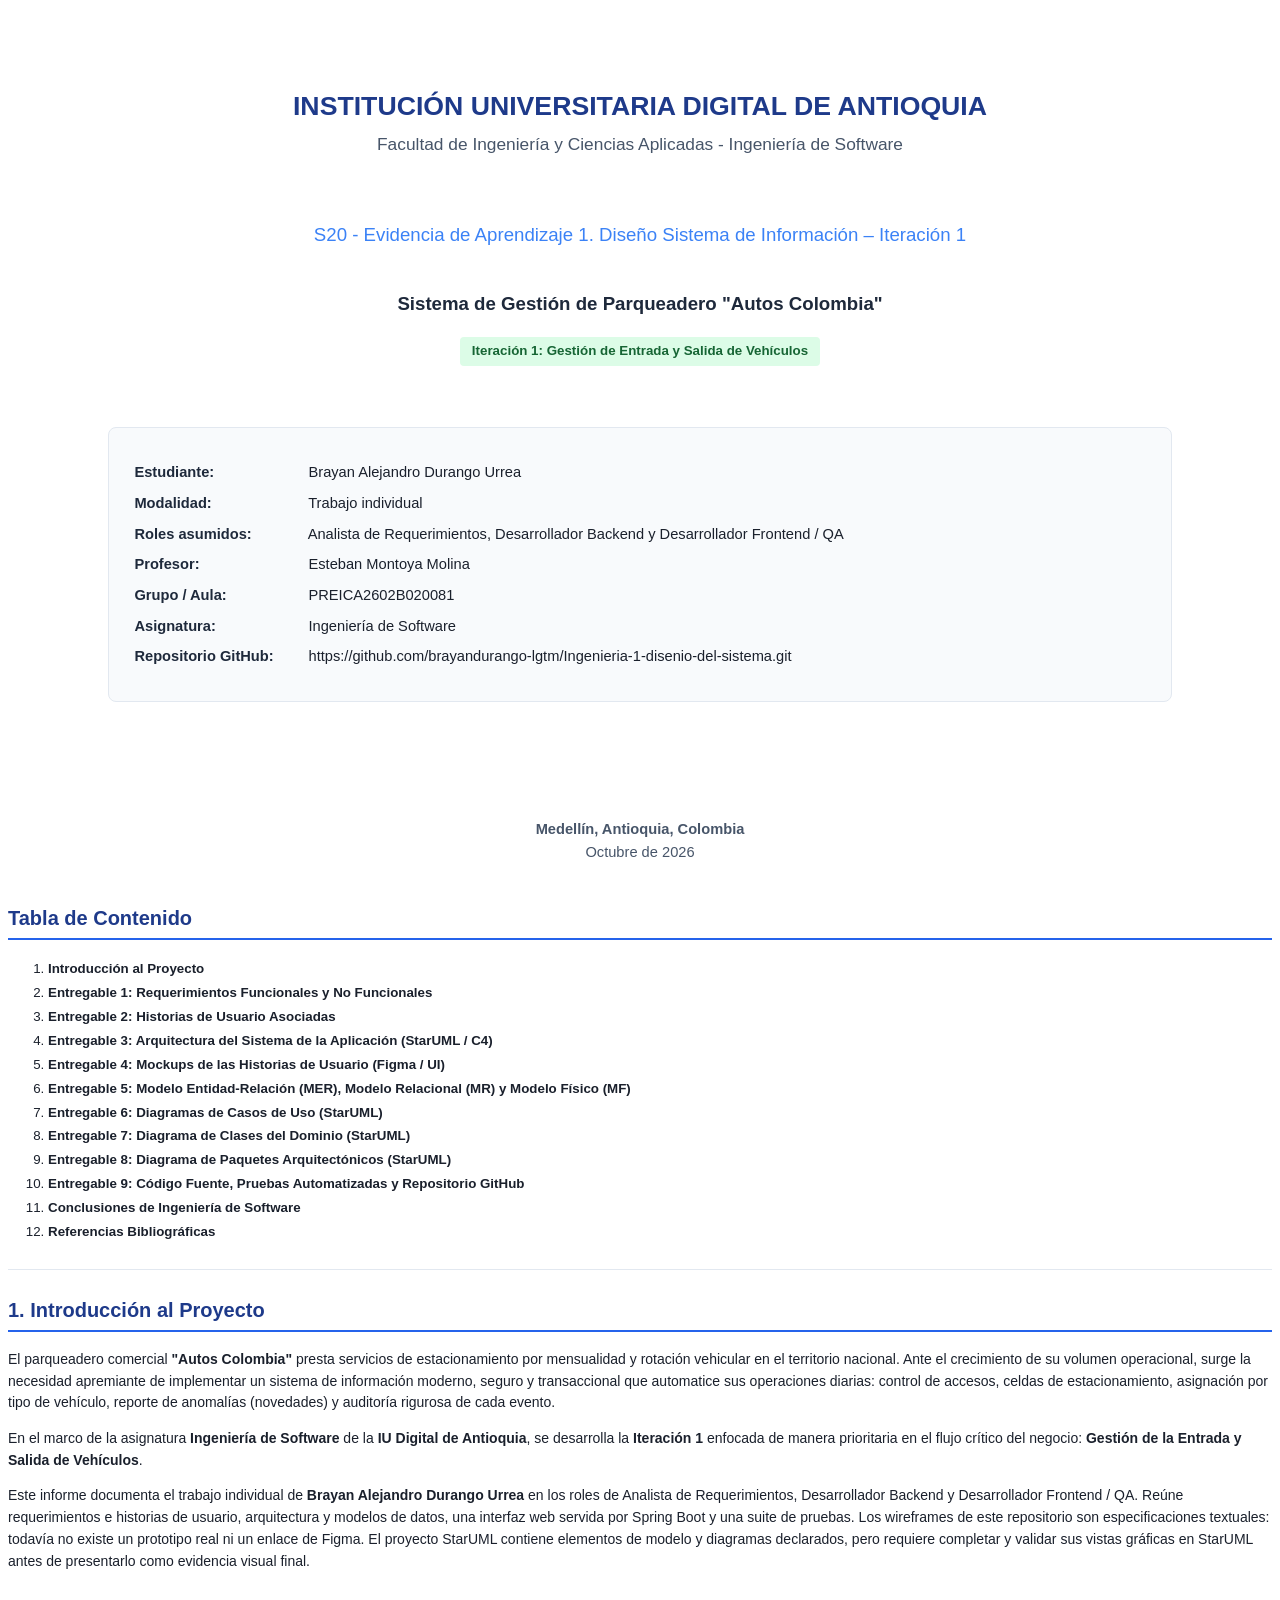
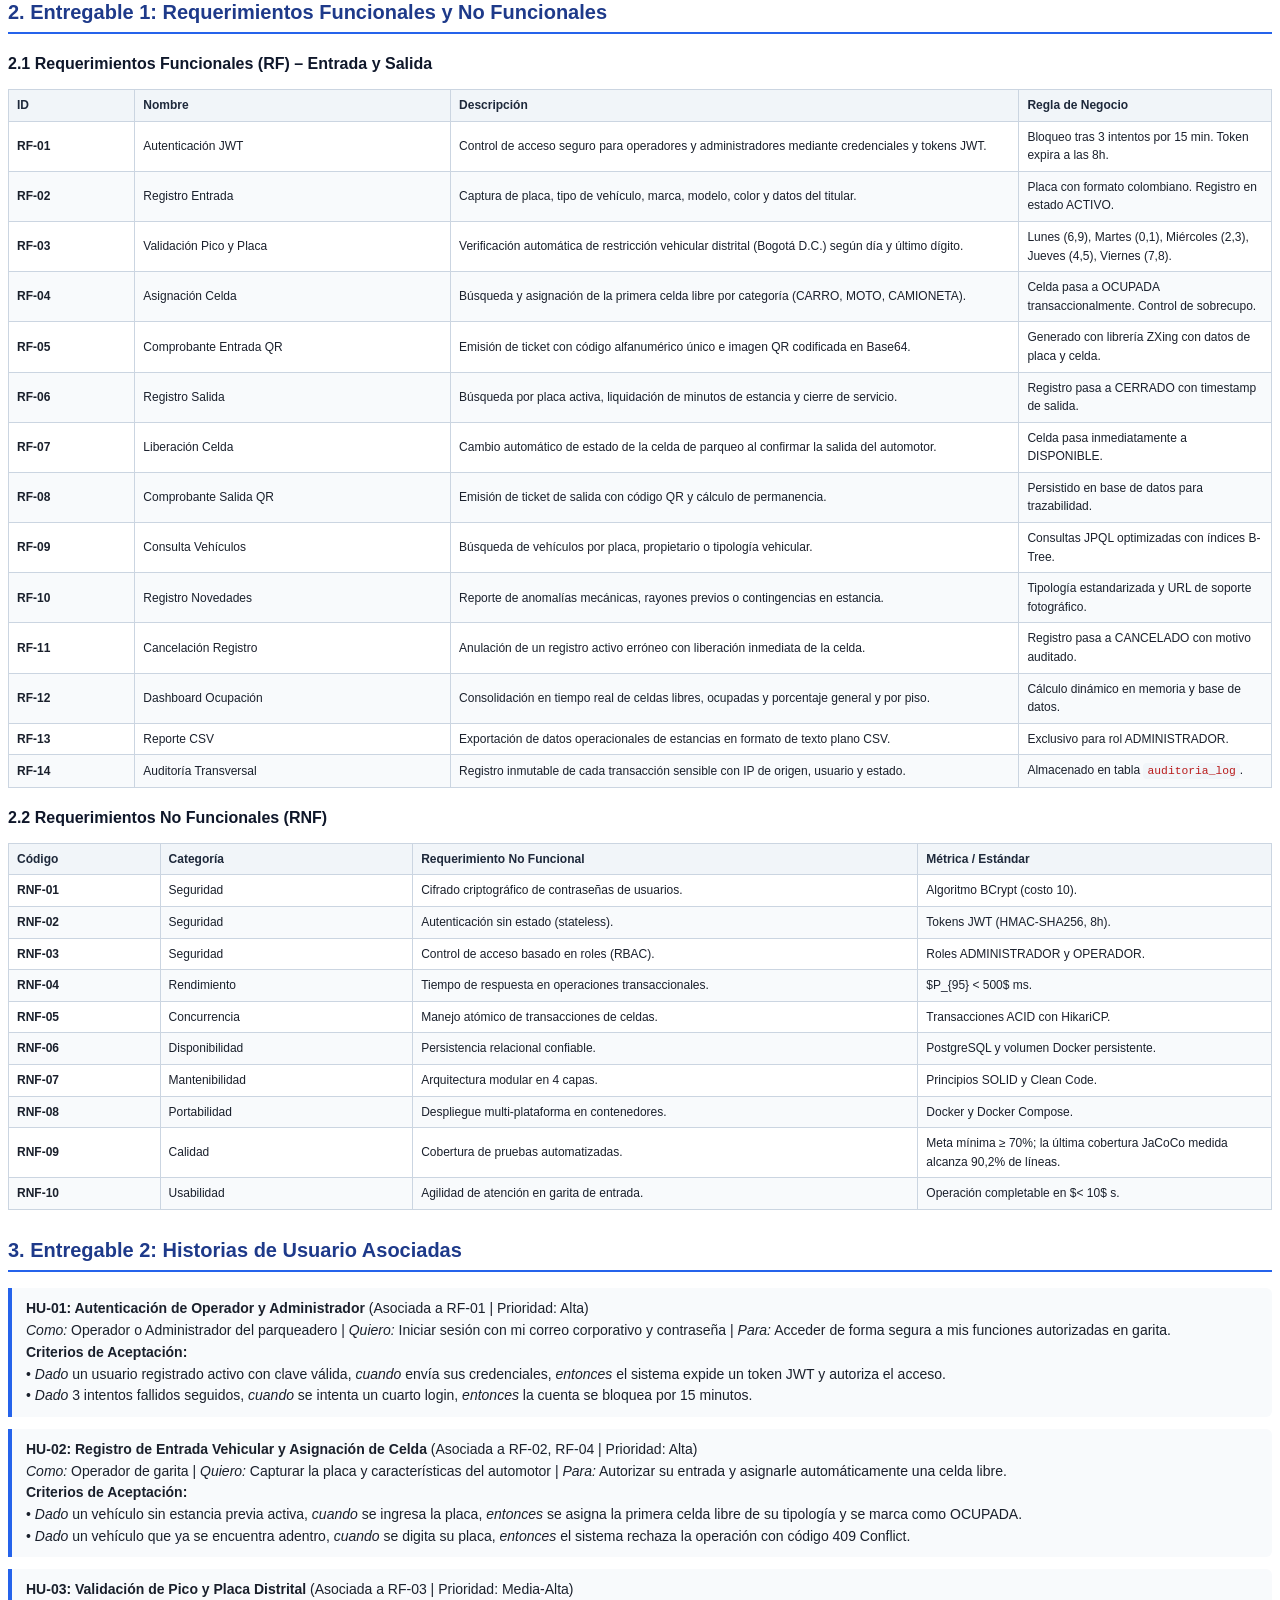
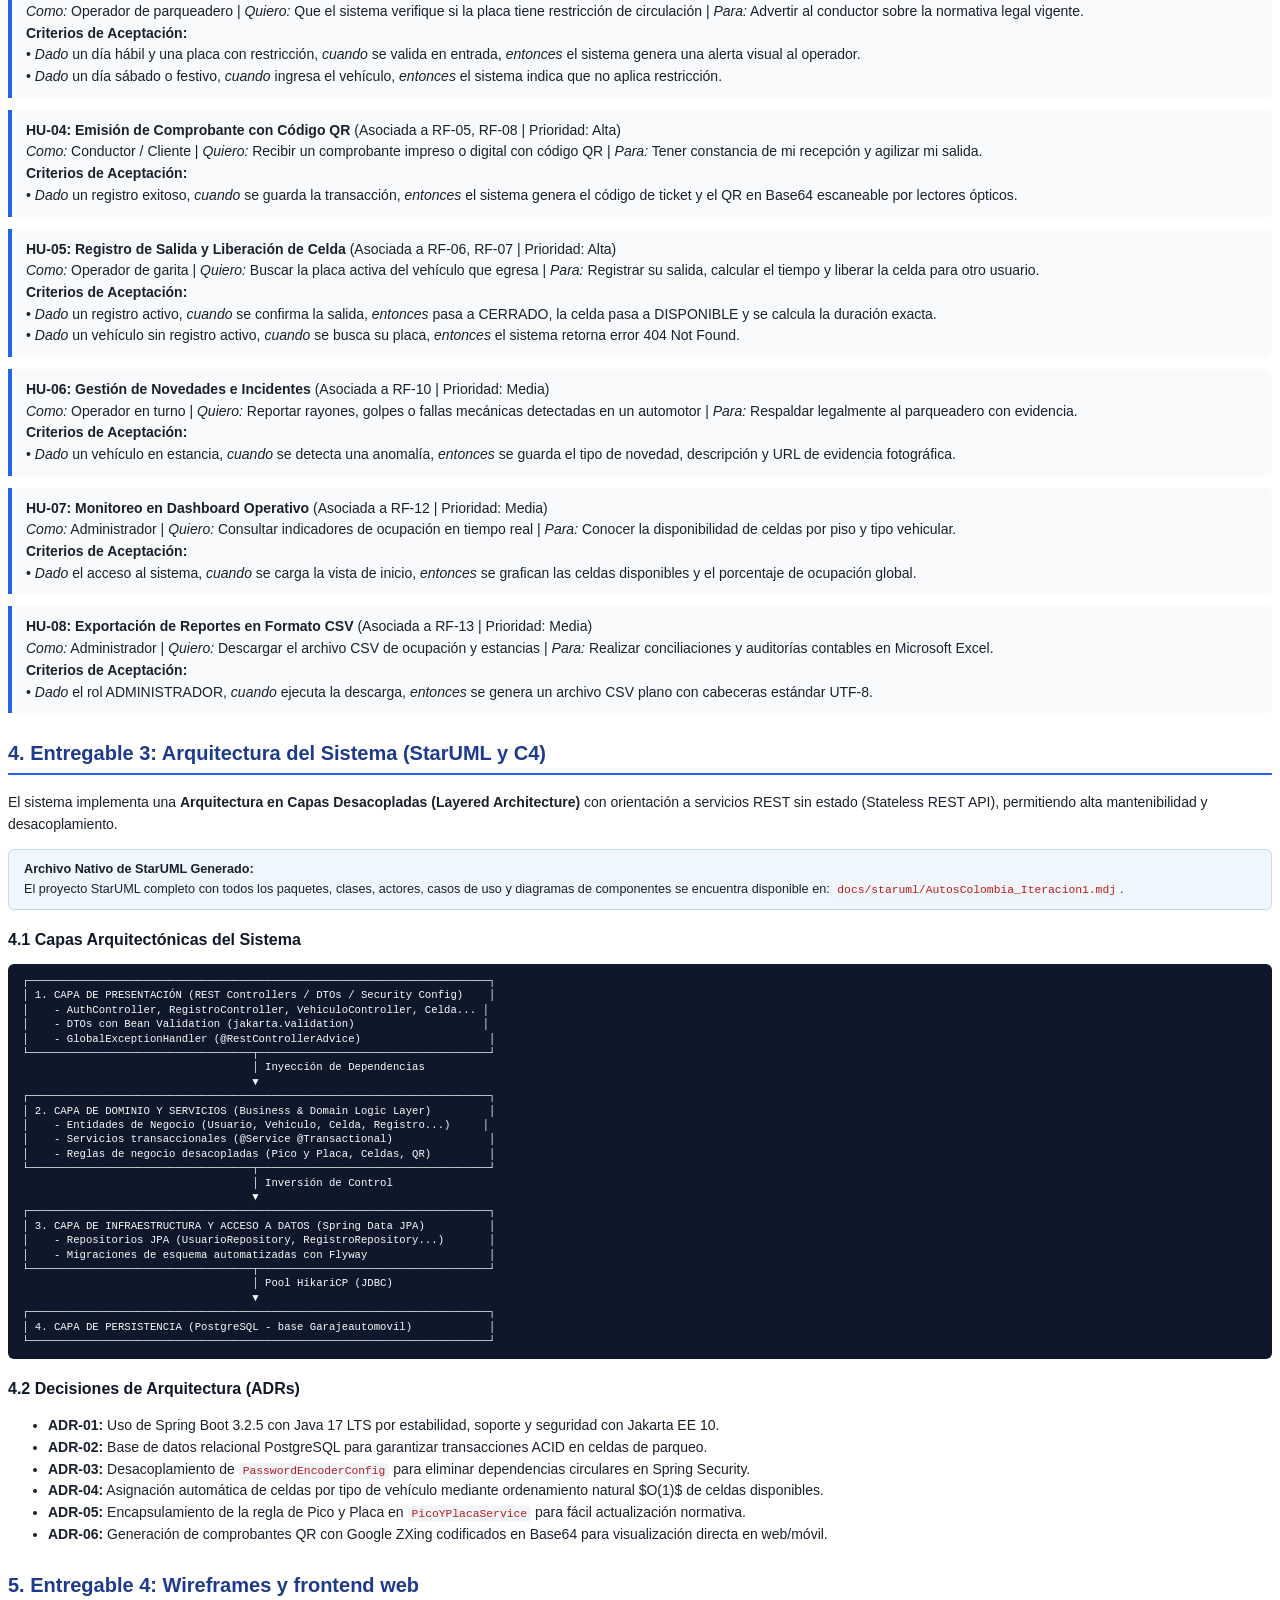
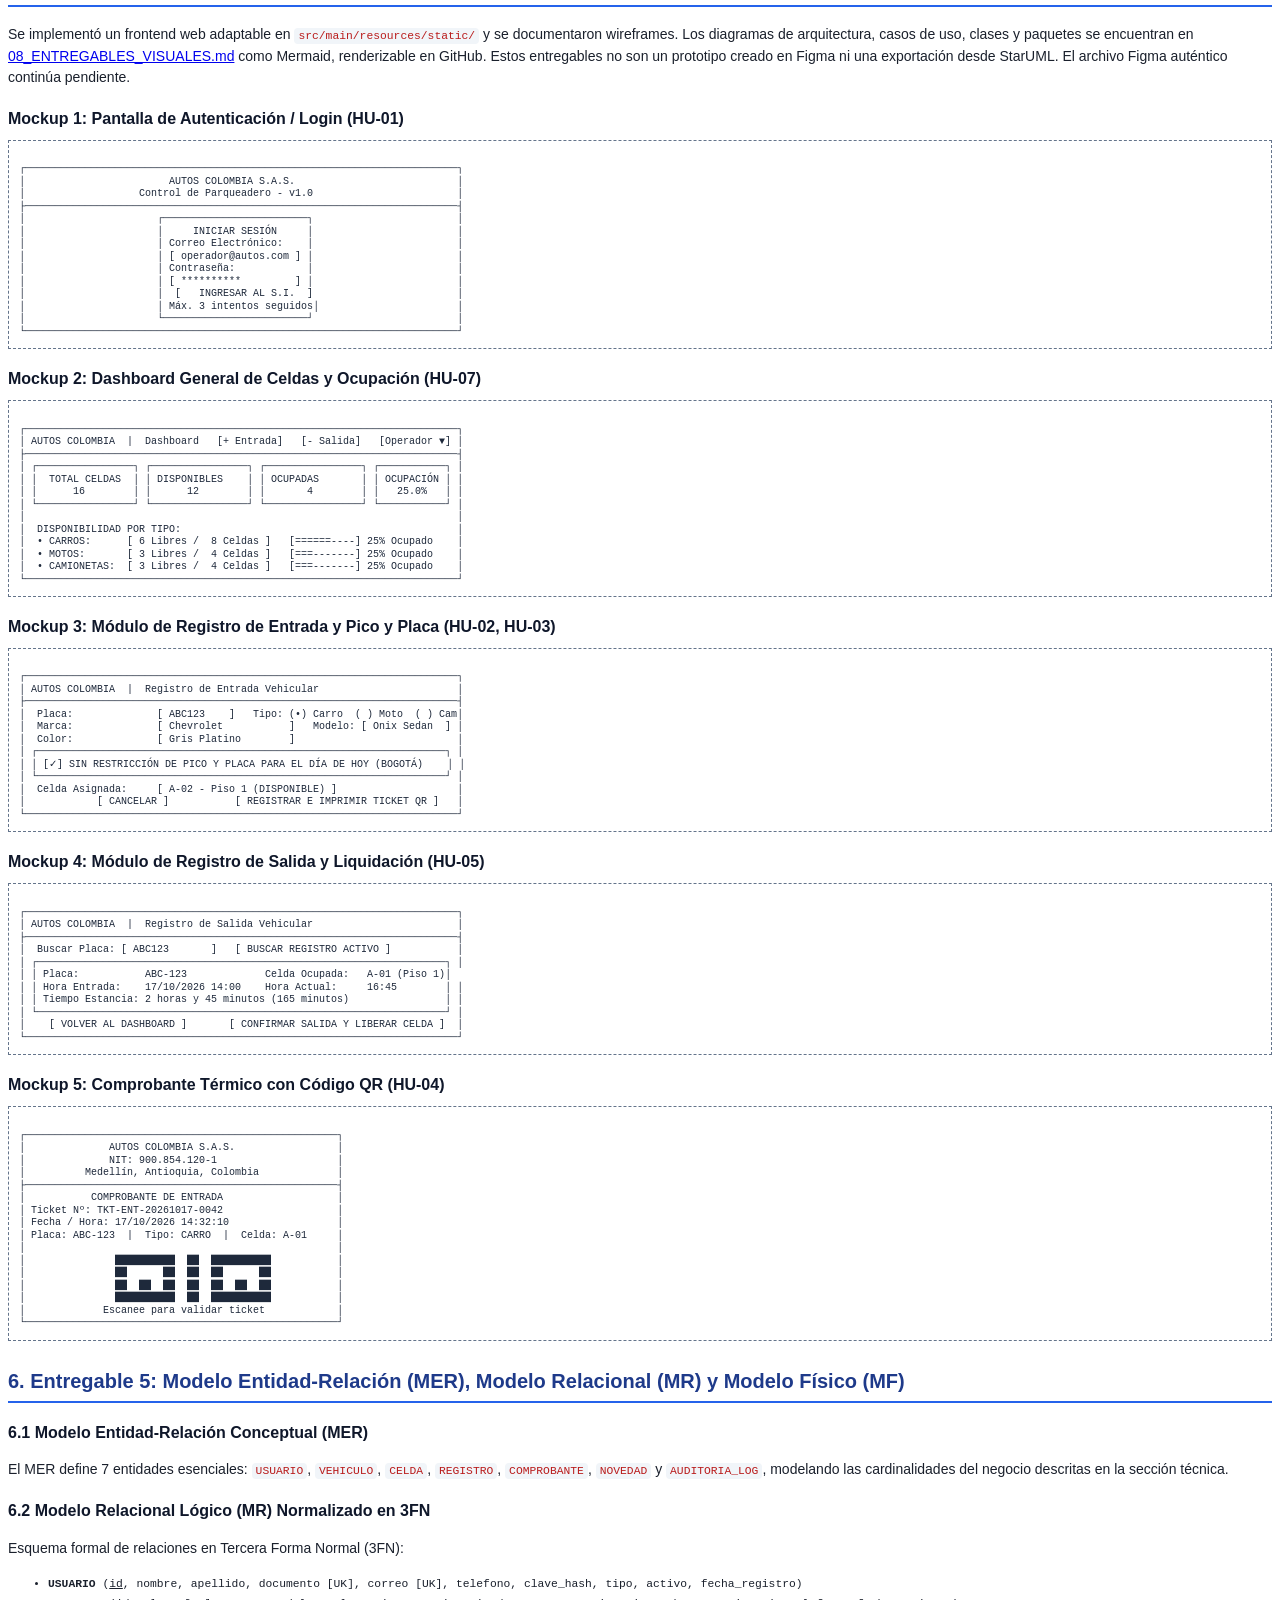
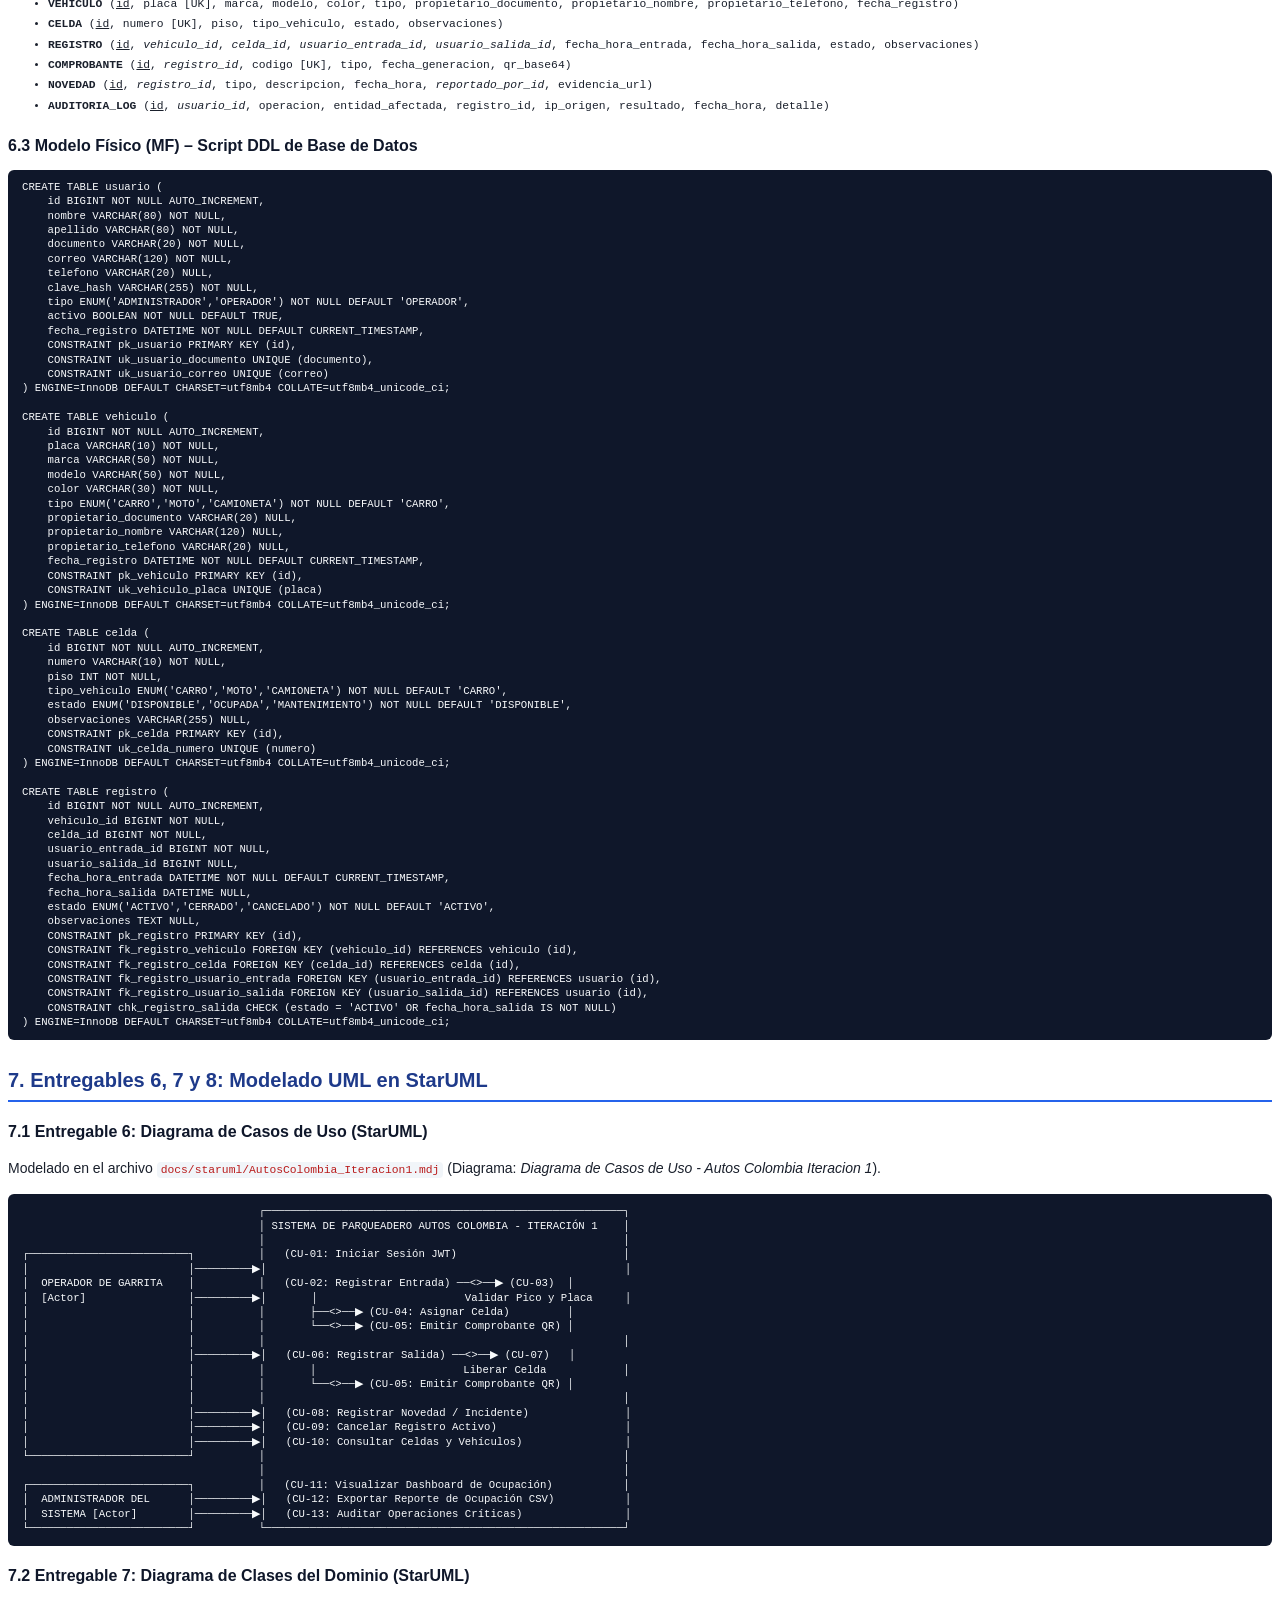
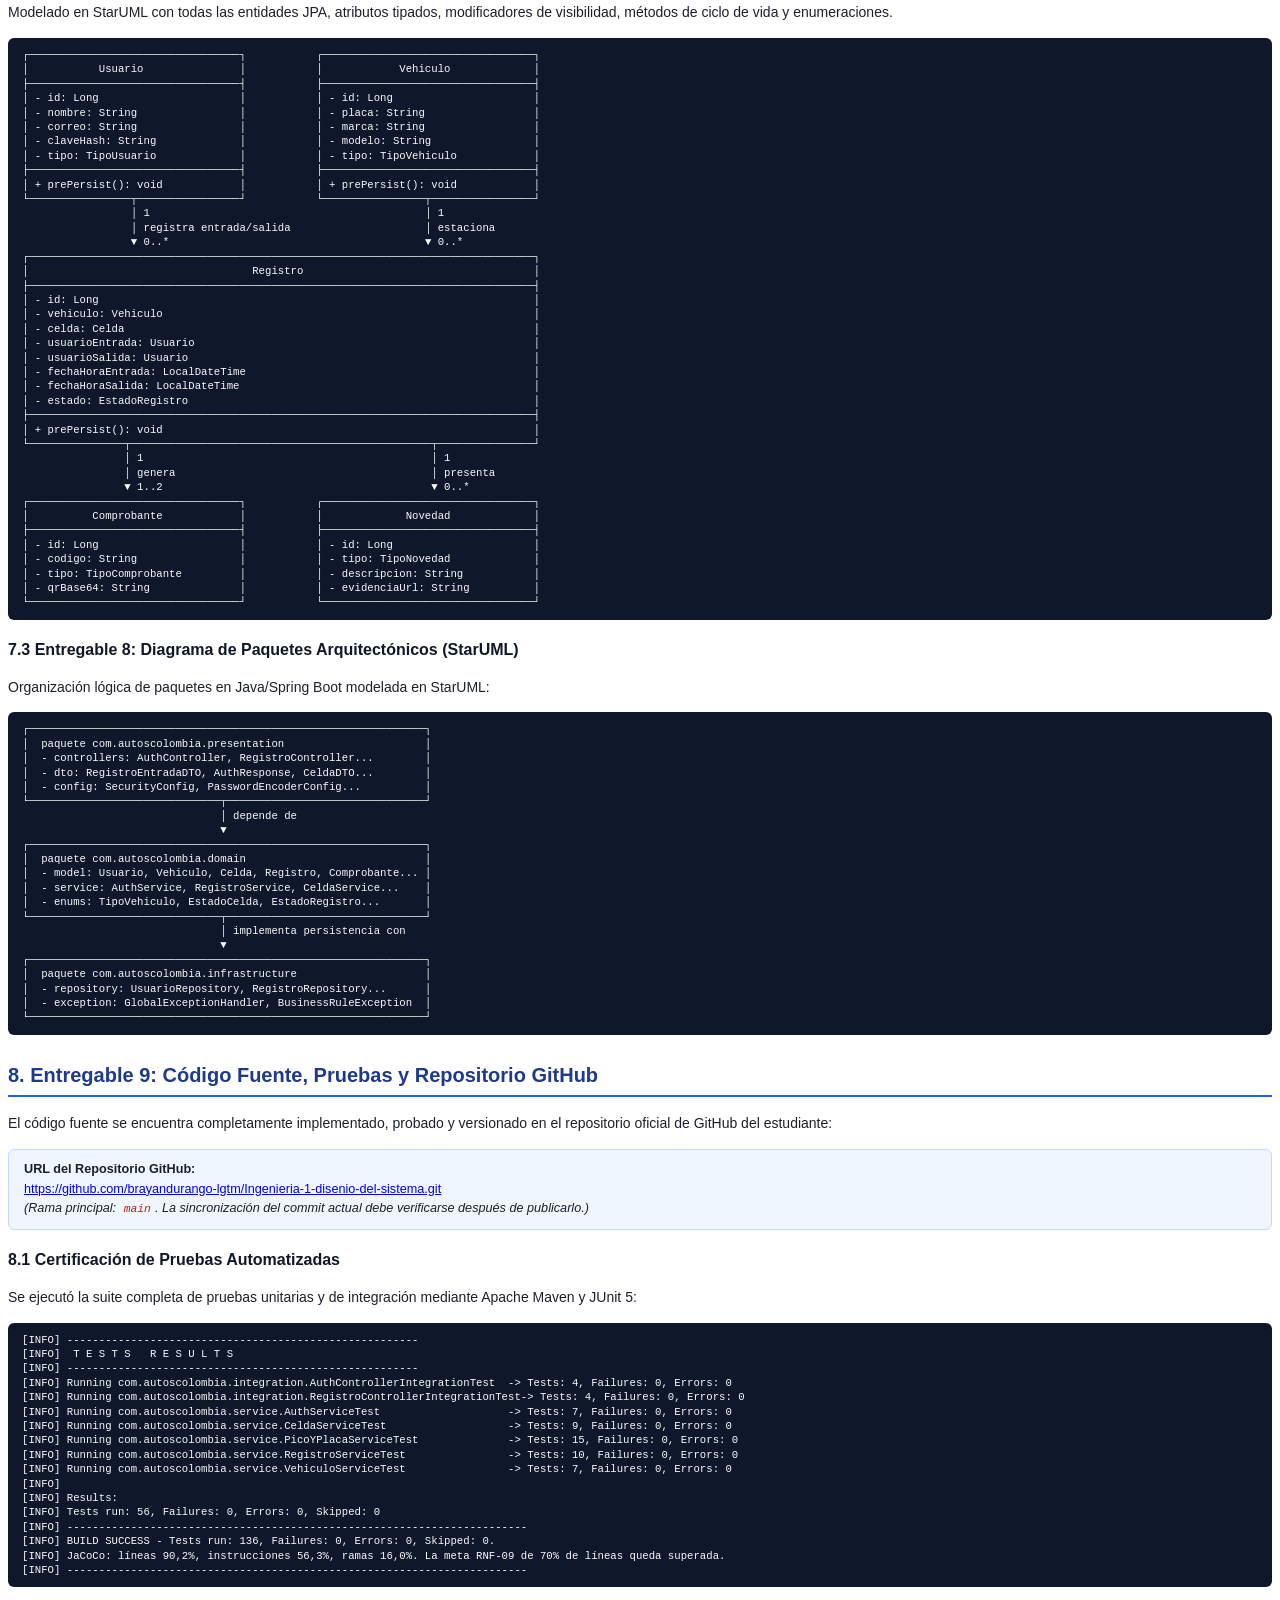
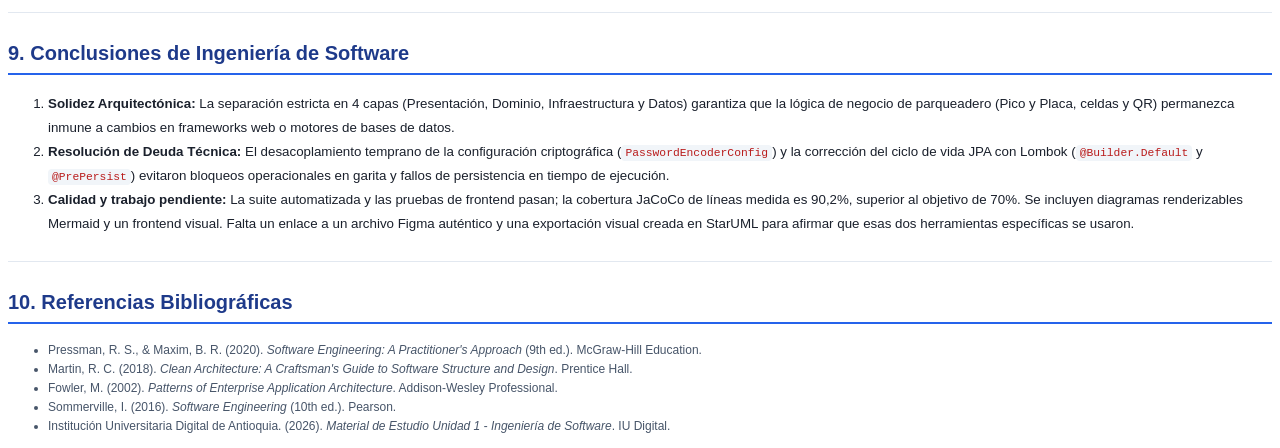
<file: docs/EVIDENCIA_DE_APRENDIZAJE_1_DOCUMENTO_FINAL.html>
<!DOCTYPE html>
<html lang="es">
<head>
<meta charset="UTF-8">
<title>S20 - Evidencia de Aprendizaje 1. Diseño Sistema de Información - Iteración 1</title>
<style>
  @page {
    size: letter;
    margin: 20mm 20mm 25mm 20mm;
    @bottom-center {
      content: counter(page);
      font-size: 10pt;
      font-family: Arial, sans-serif;
    }
  }
  body {
    font-family: 'Segoe UI', Arial, sans-serif;
    color: #1a202c;
    line-height: 1.55;
    font-size: 10.5pt;
  }
  .page-break {
    page-break-before: always;
  }
  .cover {
    text-align: center;
    padding-top: 60px;
    height: 90vh;
    display: flex;
    flex-direction: column;
    justify-content: space-between;
  }
  .cover h1 {
    font-size: 20pt;
    color: #1e3a8a;
    margin-bottom: 8px;
    text-transform: uppercase;
  }
  .cover h2 {
    font-size: 14pt;
    color: #3b82f6;
    font-weight: 500;
    margin-bottom: 40px;
  }
  .cover-box {
    background: #f8fafc;
    border: 1px solid #e2e8f0;
    padding: 25px;
    border-radius: 8px;
    margin: 30px auto;
    width: 80%;
    text-align: left;
    font-size: 11pt;
  }
  .cover-box p {
    margin: 8px 0;
  }
  .cover-box strong {
    color: #1e293b;
    display: inline-block;
    width: 170px;
  }
  .cover-footer {
    font-size: 11pt;
    color: #475569;
    margin-top: 40px;
  }
  h2.section-title {
    font-size: 15pt;
    color: #1e3a8a;
    border-bottom: 2px solid #2563eb;
    padding-bottom: 4px;
    margin-top: 25px;
  }
  h3.subsection-title {
    font-size: 12pt;
    color: #0f172a;
    margin-top: 18px;
    margin-bottom: 6px;
  }
  table {
    width: 100%;
    border-collapse: collapse;
    margin: 12px 0 16px 0;
    font-size: 9pt;
  }
  th, td {
    border: 1px solid #cbd5e1;
    padding: 6px 8px;
    text-align: left;
  }
  th {
    background-color: #f1f5f9;
    color: #1e293b;
    font-weight: 600;
  }
  tr:nth-child(even) {
    background-color: #f8fafc;
  }
  pre {
    background: #0f172a;
    color: #f8fafc;
    padding: 10px 14px;
    border-radius: 6px;
    font-family: 'Consolas', 'Courier New', monospace;
    font-size: 8pt;
    overflow-x: auto;
    white-space: pre-wrap;
    word-break: break-all;
    line-height: 1.35;
  }
  code {
    font-family: 'Consolas', 'Courier New', monospace;
    background: #f1f5f9;
    color: #b91c1c;
    padding: 2px 4px;
    border-radius: 4px;
    font-size: 8.5pt;
  }
  .badge {
    display: inline-block;
    padding: 2px 8px;
    border-radius: 4px;
    font-size: 8pt;
    font-weight: bold;
  }
  .badge-success { background: #dcfce7; color: #166534; }
  .badge-primary { background: #dbeafe; color: #1e40af; }
  .badge-warning { background: #ffedd5; color: #9a3412; }
  .hu-card {
    background: #f8fafc;
    border-left: 4px solid #2563eb;
    padding: 10px 14px;
    margin-bottom: 12px;
    border-radius: 0 6px 6px 0;
  }
  .mockup-box {
    background: #ffffff;
    border: 1px dashed #64748b;
    font-family: 'Consolas', monospace;
    padding: 10px;
    font-size: 7.5pt;
    line-height: 1.25;
    white-space: pre;
    color: #1e293b;
    margin: 8px 0;
  }
  .alert-box {
    background: #eff6ff;
    border: 1px solid #bfdbfe;
    border-radius: 6px;
    padding: 10px 15px;
    margin: 12px 0;
    font-size: 9.5pt;
  }
</style>
</head>
<body>

<!-- PORTADA -->
<div class="cover">
  <div>
    <h1>Institución Universitaria Digital de Antioquia</h1>
    <p style="font-size: 13pt; color: #475569; margin-top: -4px;">Facultad de Ingeniería y Ciencias Aplicadas - Ingeniería de Software</p>
    <div style="height: 30px;"></div>
    <h2>S20 - Evidencia de Aprendizaje 1. Diseño Sistema de Información – Iteración 1</h2>
    <p style="font-size: 14pt; font-weight: bold; color: #1e293b;">Sistema de Gestión de Parqueadero "Autos Colombia"</p>
    <span class="badge badge-success" style="font-size: 10pt; padding: 4px 12px;">Iteración 1: Gestión de Entrada y Salida de Vehículos</span>
  </div>

  <div class="cover-box">
    <p><strong>Estudiante:</strong> Brayan Alejandro Durango Urrea</p>
    <p><strong>Modalidad:</strong> Trabajo individual</p>
    <p><strong>Roles asumidos:</strong> Analista de Requerimientos, Desarrollador Backend y Desarrollador Frontend / QA</p>
    <p><strong>Profesor:</strong> Esteban Montoya Molina</p>
    <p><strong>Grupo / Aula:</strong> PREICA2602B020081</p>
    <p><strong>Asignatura:</strong> Ingeniería de Software</p>
    <p><strong>Repositorio GitHub:</strong> https://github.com/brayandurango-lgtm/Ingenieria-1-disenio-del-sistema.git</p>
  </div>

  <div class="cover-footer">
    <p><strong>Medellín, Antioquia, Colombia</strong><br>Octubre de 2026</p>
  </div>
</div>

<div class="page-break"></div>

<!-- TABLA DE CONTENIDO -->
<h2 class="section-title">Tabla de Contenido</h2>
<ol style="font-size: 10pt; line-height: 1.8;">
  <li><strong>Introducción al Proyecto</strong></li>
  <li><strong>Entregable 1: Requerimientos Funcionales y No Funcionales</strong></li>
  <li><strong>Entregable 2: Historias de Usuario Asociadas</strong></li>
  <li><strong>Entregable 3: Arquitectura del Sistema de la Aplicación (StarUML / C4)</strong></li>
  <li><strong>Entregable 4: Mockups de las Historias de Usuario (Figma / UI)</strong></li>
  <li><strong>Entregable 5: Modelo Entidad-Relación (MER), Modelo Relacional (MR) y Modelo Físico (MF)</strong></li>
  <li><strong>Entregable 6: Diagramas de Casos de Uso (StarUML)</strong></li>
  <li><strong>Entregable 7: Diagrama de Clases del Dominio (StarUML)</strong></li>
  <li><strong>Entregable 8: Diagrama de Paquetes Arquitectónicos (StarUML)</strong></li>
  <li><strong>Entregable 9: Código Fuente, Pruebas Automatizadas y Repositorio GitHub</strong></li>
  <li><strong>Conclusiones de Ingeniería de Software</strong></li>
  <li><strong>Referencias Bibliográficas</strong></li>
</ol>

<hr style="border: 0; border-top: 1px solid #e2e8f0; margin: 25px 0;">

<!-- INTRODUCCIÓN -->
<h2 class="section-title">1. Introducción al Proyecto</h2>
<p>
El parqueadero comercial <strong>"Autos Colombia"</strong> presta servicios de estacionamiento por mensualidad y rotación vehicular en el territorio nacional. Ante el crecimiento de su volumen operacional, surge la necesidad apremiante de implementar un sistema de información moderno, seguro y transaccional que automatice sus operaciones diarias: control de accesos, celdas de estacionamiento, asignación por tipo de vehículo, reporte de anomalías (novedades) y auditoría rigurosa de cada evento.
</p>
<p>
En el marco de la asignatura <strong>Ingeniería de Software</strong> de la <strong>IU Digital de Antioquia</strong>, se desarrolla la <strong>Iteración 1</strong> enfocada de manera prioritaria en el flujo crítico del negocio: <strong>Gestión de la Entrada y Salida de Vehículos</strong>.
</p>
<p>
Este informe documenta el trabajo individual de <strong>Brayan Alejandro Durango Urrea</strong> en los roles de Analista de Requerimientos, Desarrollador Backend y Desarrollador Frontend / QA. Reúne requerimientos e historias de usuario, arquitectura y modelos de datos, una interfaz web servida por Spring Boot y una suite de pruebas. Los wireframes de este repositorio son especificaciones textuales: todavía no existe un prototipo real ni un enlace de Figma. El proyecto StarUML contiene elementos de modelo y diagramas declarados, pero requiere completar y validar sus vistas gráficas en StarUML antes de presentarlo como evidencia visual final.
</p>

<div class="page-break"></div>

<!-- ENTREGABLE 1 -->
<h2 class="section-title">2. Entregable 1: Requerimientos Funcionales y No Funcionales</h2>

<h3 class="subsection-title">2.1 Requerimientos Funcionales (RF) – Entrada y Salida</h3>
<table>
  <thead>
    <tr>
      <th style="width: 10%;">ID</th>
      <th style="width: 25%;">Nombre</th>
      <th style="width: 45%;">Descripción</th>
      <th style="width: 20%;">Regla de Negocio</th>
    </tr>
  </thead>
  <tbody>
    <tr>
      <td><strong>RF-01</strong></td>
      <td>Autenticación JWT</td>
      <td>Control de acceso seguro para operadores y administradores mediante credenciales y tokens JWT.</td>
      <td>Bloqueo tras 3 intentos por 15 min. Token expira a las 8h.</td>
    </tr>
    <tr>
      <td><strong>RF-02</strong></td>
      <td>Registro Entrada</td>
      <td>Captura de placa, tipo de vehículo, marca, modelo, color y datos del titular.</td>
      <td>Placa con formato colombiano. Registro en estado ACTIVO.</td>
    </tr>
    <tr>
      <td><strong>RF-03</strong></td>
      <td>Validación Pico y Placa</td>
      <td>Verificación automática de restricción vehicular distrital (Bogotá D.C.) según día y último dígito.</td>
      <td>Lunes (6,9), Martes (0,1), Miércoles (2,3), Jueves (4,5), Viernes (7,8).</td>
    </tr>
    <tr>
      <td><strong>RF-04</strong></td>
      <td>Asignación Celda</td>
      <td>Búsqueda y asignación de la primera celda libre por categoría (CARRO, MOTO, CAMIONETA).</td>
      <td>Celda pasa a OCUPADA transaccionalmente. Control de sobrecupo.</td>
    </tr>
    <tr>
      <td><strong>RF-05</strong></td>
      <td>Comprobante Entrada QR</td>
      <td>Emisión de ticket con código alfanumérico único e imagen QR codificada en Base64.</td>
      <td>Generado con librería ZXing con datos de placa y celda.</td>
    </tr>
    <tr>
      <td><strong>RF-06</strong></td>
      <td>Registro Salida</td>
      <td>Búsqueda por placa activa, liquidación de minutos de estancia y cierre de servicio.</td>
      <td>Registro pasa a CERRADO con timestamp de salida.</td>
    </tr>
    <tr>
      <td><strong>RF-07</strong></td>
      <td>Liberación Celda</td>
      <td>Cambio automático de estado de la celda de parqueo al confirmar la salida del automotor.</td>
      <td>Celda pasa inmediatamente a DISPONIBLE.</td>
    </tr>
    <tr>
      <td><strong>RF-08</strong></td>
      <td>Comprobante Salida QR</td>
      <td>Emisión de ticket de salida con código QR y cálculo de permanencia.</td>
      <td>Persistido en base de datos para trazabilidad.</td>
    </tr>
    <tr>
      <td><strong>RF-09</strong></td>
      <td>Consulta Vehículos</td>
      <td>Búsqueda de vehículos por placa, propietario o tipología vehicular.</td>
      <td>Consultas JPQL optimizadas con índices B-Tree.</td>
    </tr>
    <tr>
      <td><strong>RF-10</strong></td>
      <td>Registro Novedades</td>
      <td>Reporte de anomalías mecánicas, rayones previos o contingencias en estancia.</td>
      <td>Tipología estandarizada y URL de soporte fotográfico.</td>
    </tr>
    <tr>
      <td><strong>RF-11</strong></td>
      <td>Cancelación Registro</td>
      <td>Anulación de un registro activo erróneo con liberación inmediata de la celda.</td>
      <td>Registro pasa a CANCELADO con motivo auditado.</td>
    </tr>
    <tr>
      <td><strong>RF-12</strong></td>
      <td>Dashboard Ocupación</td>
      <td>Consolidación en tiempo real de celdas libres, ocupadas y porcentaje general y por piso.</td>
      <td>Cálculo dinámico en memoria y base de datos.</td>
    </tr>
    <tr>
      <td><strong>RF-13</strong></td>
      <td>Reporte CSV</td>
      <td>Exportación de datos operacionales de estancias en formato de texto plano CSV.</td>
      <td>Exclusivo para rol ADMINISTRADOR.</td>
    </tr>
    <tr>
      <td><strong>RF-14</strong></td>
      <td>Auditoría Transversal</td>
      <td>Registro inmutable de cada transacción sensible con IP de origen, usuario y estado.</td>
      <td>Almacenado en tabla <code>auditoria_log</code>.</td>
    </tr>
  </tbody>
</table>

<h3 class="subsection-title">2.2 Requerimientos No Funcionales (RNF)</h3>
<table>
  <thead>
    <tr>
      <th style="width: 12%;">Código</th>
      <th style="width: 20%;">Categoría</th>
      <th style="width: 40%;">Requerimiento No Funcional</th>
      <th style="width: 28%;">Métrica / Estándar</th>
    </tr>
  </thead>
  <tbody>
    <tr><td><strong>RNF-01</strong></td><td>Seguridad</td><td>Cifrado criptográfico de contraseñas de usuarios.</td><td>Algoritmo BCrypt (costo 10).</td></tr>
    <tr><td><strong>RNF-02</strong></td><td>Seguridad</td><td>Autenticación sin estado (stateless).</td><td>Tokens JWT (HMAC-SHA256, 8h).</td></tr>
    <tr><td><strong>RNF-03</strong></td><td>Seguridad</td><td>Control de acceso basado en roles (RBAC).</td><td>Roles ADMINISTRADOR y OPERADOR.</td></tr>
    <tr><td><strong>RNF-04</strong></td><td>Rendimiento</td><td>Tiempo de respuesta en operaciones transaccionales.</td><td>$P_{95} < 500$ ms.</td></tr>
    <tr><td><strong>RNF-05</strong></td><td>Concurrencia</td><td>Manejo atómico de transacciones de celdas.</td><td>Transacciones ACID con HikariCP.</td></tr>
    <tr><td><strong>RNF-06</strong></td><td>Disponibilidad</td><td>Persistencia relacional confiable.</td><td>PostgreSQL y volumen Docker persistente.</td></tr>
    <tr><td><strong>RNF-07</strong></td><td>Mantenibilidad</td><td>Arquitectura modular en 4 capas.</td><td>Principios SOLID y Clean Code.</td></tr>
    <tr><td><strong>RNF-08</strong></td><td>Portabilidad</td><td>Despliegue multi-plataforma en contenedores.</td><td>Docker y Docker Compose.</td></tr>
    <tr><td><strong>RNF-09</strong></td><td>Calidad</td><td>Cobertura de pruebas automatizadas.</td><td>Meta mínima ≥ 70%; la última cobertura JaCoCo medida alcanza 90,2% de líneas.</td></tr>
    <tr><td><strong>RNF-10</strong></td><td>Usabilidad</td><td>Agilidad de atención en garita de entrada.</td><td>Operación completable en $< 10$ s.</td></tr>
  </tbody>
</table>

<div class="page-break"></div>

<!-- ENTREGABLE 2 -->
<h2 class="section-title">3. Entregable 2: Historias de Usuario Asociadas</h2>

<div class="hu-card">
  <strong>HU-01: Autenticación de Operador y Administrador</strong> (Asociada a RF-01 | Prioridad: Alta)<br>
  <em>Como:</em> Operador o Administrador del parqueadero | <em>Quiero:</em> Iniciar sesión con mi correo corporativo y contraseña | <em>Para:</em> Acceder de forma segura a mis funciones autorizadas en garita.<br>
  <strong>Criterios de Aceptación:</strong><br>
  • <em>Dado</em> un usuario registrado activo con clave válida, <em>cuando</em> envía sus credenciales, <em>entonces</em> el sistema expide un token JWT y autoriza el acceso.<br>
  • <em>Dado</em> 3 intentos fallidos seguidos, <em>cuando</em> se intenta un cuarto login, <em>entonces</em> la cuenta se bloquea por 15 minutos.
</div>

<div class="hu-card">
  <strong>HU-02: Registro de Entrada Vehicular y Asignación de Celda</strong> (Asociada a RF-02, RF-04 | Prioridad: Alta)<br>
  <em>Como:</em> Operador de garita | <em>Quiero:</em> Capturar la placa y características del automotor | <em>Para:</em> Autorizar su entrada y asignarle automáticamente una celda libre.<br>
  <strong>Criterios de Aceptación:</strong><br>
  • <em>Dado</em> un vehículo sin estancia previa activa, <em>cuando</em> se ingresa la placa, <em>entonces</em> se asigna la primera celda libre de su tipología y se marca como OCUPADA.<br>
  • <em>Dado</em> un vehículo que ya se encuentra adentro, <em>cuando</em> se digita su placa, <em>entonces</em> el sistema rechaza la operación con código 409 Conflict.
</div>

<div class="hu-card">
  <strong>HU-03: Validación de Pico y Placa Distrital</strong> (Asociada a RF-03 | Prioridad: Media-Alta)<br>
  <em>Como:</em> Operador de parqueadero | <em>Quiero:</em> Que el sistema verifique si la placa tiene restricción de circulación | <em>Para:</em> Advertir al conductor sobre la normativa legal vigente.<br>
  <strong>Criterios de Aceptación:</strong><br>
  • <em>Dado</em> un día hábil y una placa con restricción, <em>cuando</em> se valida en entrada, <em>entonces</em> el sistema genera una alerta visual al operador.<br>
  • <em>Dado</em> un día sábado o festivo, <em>cuando</em> ingresa el vehículo, <em>entonces</em> el sistema indica que no aplica restricción.
</div>

<div class="hu-card">
  <strong>HU-04: Emisión de Comprobante con Código QR</strong> (Asociada a RF-05, RF-08 | Prioridad: Alta)<br>
  <em>Como:</em> Conductor / Cliente | <em>Quiero:</em> Recibir un comprobante impreso o digital con código QR | <em>Para:</em> Tener constancia de mi recepción y agilizar mi salida.<br>
  <strong>Criterios de Aceptación:</strong><br>
  • <em>Dado</em> un registro exitoso, <em>cuando</em> se guarda la transacción, <em>entonces</em> el sistema genera el código de ticket y el QR en Base64 escaneable por lectores ópticos.
</div>

<div class="hu-card">
  <strong>HU-05: Registro de Salida y Liberación de Celda</strong> (Asociada a RF-06, RF-07 | Prioridad: Alta)<br>
  <em>Como:</em> Operador de garita | <em>Quiero:</em> Buscar la placa activa del vehículo que egresa | <em>Para:</em> Registrar su salida, calcular el tiempo y liberar la celda para otro usuario.<br>
  <strong>Criterios de Aceptación:</strong><br>
  • <em>Dado</em> un registro activo, <em>cuando</em> se confirma la salida, <em>entonces</em> pasa a CERRADO, la celda pasa a DISPONIBLE y se calcula la duración exacta.<br>
  • <em>Dado</em> un vehículo sin registro activo, <em>cuando</em> se busca su placa, <em>entonces</em> el sistema retorna error 404 Not Found.
</div>

<div class="hu-card">
  <strong>HU-06: Gestión de Novedades e Incidentes</strong> (Asociada a RF-10 | Prioridad: Media)<br>
  <em>Como:</em> Operador en turno | <em>Quiero:</em> Reportar rayones, golpes o fallas mecánicas detectadas en un automotor | <em>Para:</em> Respaldar legalmente al parqueadero con evidencia.<br>
  <strong>Criterios de Aceptación:</strong><br>
  • <em>Dado</em> un vehículo en estancia, <em>cuando</em> se detecta una anomalía, <em>entonces</em> se guarda el tipo de novedad, descripción y URL de evidencia fotográfica.
</div>

<div class="hu-card">
  <strong>HU-07: Monitoreo en Dashboard Operativo</strong> (Asociada a RF-12 | Prioridad: Media)<br>
  <em>Como:</em> Administrador | <em>Quiero:</em> Consultar indicadores de ocupación en tiempo real | <em>Para:</em> Conocer la disponibilidad de celdas por piso y tipo vehicular.<br>
  <strong>Criterios de Aceptación:</strong><br>
  • <em>Dado</em> el acceso al sistema, <em>cuando</em> se carga la vista de inicio, <em>entonces</em> se grafican las celdas disponibles y el porcentaje de ocupación global.
</div>

<div class="hu-card">
  <strong>HU-08: Exportación de Reportes en Formato CSV</strong> (Asociada a RF-13 | Prioridad: Media)<br>
  <em>Como:</em> Administrador | <em>Quiero:</em> Descargar el archivo CSV de ocupación y estancias | <em>Para:</em> Realizar conciliaciones y auditorías contables en Microsoft Excel.<br>
  <strong>Criterios de Aceptación:</strong><br>
  • <em>Dado</em> el rol ADMINISTRADOR, <em>cuando</em> ejecuta la descarga, <em>entonces</em> se genera un archivo CSV plano con cabeceras estándar UTF-8.
</div>

<div class="page-break"></div>

<!-- ENTREGABLE 3 -->
<h2 class="section-title">4. Entregable 3: Arquitectura del Sistema (StarUML y C4)</h2>
<p>
El sistema implementa una <strong>Arquitectura en Capas Desacopladas (Layered Architecture)</strong> con orientación a servicios REST sin estado (Stateless REST API), permitiendo alta mantenibilidad y desacoplamiento.
</p>

<div class="alert-box">
  <strong>Archivo Nativo de StarUML Generado:</strong><br>
  El proyecto StarUML completo con todos los paquetes, clases, actores, casos de uso y diagramas de componentes se encuentra disponible en: <code>docs/staruml/AutosColombia_Iteracion1.mdj</code>.
</div>

<h3 class="subsection-title">4.1 Capas Arquitectónicas del Sistema</h3>
<pre>
┌────────────────────────────────────────────────────────────────────────┐
│ 1. CAPA DE PRESENTACIÓN (REST Controllers / DTOs / Security Config)    │
│    - AuthController, RegistroController, VehiculoController, Celda... │
│    - DTOs con Bean Validation (jakarta.validation)                    │
│    - GlobalExceptionHandler (@RestControllerAdvice)                    │
└───────────────────────────────────┬────────────────────────────────────┘
                                    │ Inyección de Dependencias
                                    ▼
┌────────────────────────────────────────────────────────────────────────┐
│ 2. CAPA DE DOMINIO Y SERVICIOS (Business & Domain Logic Layer)         │
│    - Entidades de Negocio (Usuario, Vehiculo, Celda, Registro...)     │
│    - Servicios transaccionales (@Service @Transactional)               │
│    - Reglas de negocio desacopladas (Pico y Placa, Celdas, QR)         │
└───────────────────────────────────┬────────────────────────────────────┘
                                    │ Inversión de Control
                                    ▼
┌────────────────────────────────────────────────────────────────────────┐
│ 3. CAPA DE INFRAESTRUCTURA Y ACCESO A DATOS (Spring Data JPA)          │
│    - Repositorios JPA (UsuarioRepository, RegistroRepository...)       │
│    - Migraciones de esquema automatizadas con Flyway                   │
└───────────────────────────────────┬────────────────────────────────────┘
                                    │ Pool HikariCP (JDBC)
                                    ▼
┌────────────────────────────────────────────────────────────────────────┐
│ 4. CAPA DE PERSISTENCIA (PostgreSQL - base Garajeautomovil)            │
└────────────────────────────────────────────────────────────────────────┘
</pre>

<h3 class="subsection-title">4.2 Decisiones de Arquitectura (ADRs)</h3>
<ul>
  <li><strong>ADR-01:</strong> Uso de Spring Boot 3.2.5 con Java 17 LTS por estabilidad, soporte y seguridad con Jakarta EE 10.</li>
  <li><strong>ADR-02:</strong> Base de datos relacional PostgreSQL para garantizar transacciones ACID en celdas de parqueo.</li>
  <li><strong>ADR-03:</strong> Desacoplamiento de <code>PasswordEncoderConfig</code> para eliminar dependencias circulares en Spring Security.</li>
  <li><strong>ADR-04:</strong> Asignación automática de celdas por tipo de vehículo mediante ordenamiento natural $O(1)$ de celdas disponibles.</li>
  <li><strong>ADR-05:</strong> Encapsulamiento de la regla de Pico y Placa en <code>PicoYPlacaService</code> para fácil actualización normativa.</li>
  <li><strong>ADR-06:</strong> Generación de comprobantes QR con Google ZXing codificados en Base64 para visualización directa en web/móvil.</li>
</ul>

<div class="page-break"></div>

<!-- ENTREGABLE 4 -->
<h2 class="section-title">5. Entregable 4: Wireframes y frontend web</h2>
<p>
Se implementó un frontend web adaptable en <code>src/main/resources/static/</code> y se documentaron wireframes. Los diagramas de arquitectura, casos de uso, clases y paquetes se encuentran en <a href="08_ENTREGABLES_VISUALES.md">08_ENTREGABLES_VISUALES.md</a> como Mermaid, renderizable en GitHub. Estos entregables no son un prototipo creado en Figma ni una exportación desde StarUML. El archivo Figma auténtico continúa pendiente.
</p>

<h3 class="subsection-title">Mockup 1: Pantalla de Autenticación / Login (HU-01)</h3>
<div class="mockup-box">
┌────────────────────────────────────────────────────────────────────────┐
│                        AUTOS COLOMBIA S.A.S.                           │
│                   Control de Parqueadero - v1.0                        │
├────────────────────────────────────────────────────────────────────────┤
│                      ┌────────────────────────┐                        │
│                      │     INICIAR SESIÓN     │                        │
│                      │ Correo Electrónico:    │                        │
│                      │ [ operador@autos.com ] │                        │
│                      │ Contraseña:            │                        │
│                      │ [ **********         ] │                        │
│                      │  [   INGRESAR AL S.I.  ]                        │
│                      │ Máx. 3 intentos seguidos│                       │
│                      └────────────────────────┘                        │
└────────────────────────────────────────────────────────────────────────┘
</div>

<h3 class="subsection-title">Mockup 2: Dashboard General de Celdas y Ocupación (HU-07)</h3>
<div class="mockup-box">
┌────────────────────────────────────────────────────────────────────────┐
│ AUTOS COLOMBIA  |  Dashboard   [+ Entrada]   [- Salida]   [Operador ▼] │
├────────────────────────────────────────────────────────────────────────┤
│ ┌────────────────┐ ┌────────────────┐ ┌────────────────┐ ┌───────────┐ │
│ │  TOTAL CELDAS  │ │ DISPONIBLES    │ │ OCUPADAS       │ │ OCUPACIÓN │ │
│ │      16        │ │      12        │ │       4        │ │   25.0%   │ │
│ └────────────────┘ └────────────────┘ └────────────────┘ └───────────┘ │
│                                                                        │
│  DISPONIBILIDAD POR TIPO:                                              │
│  • CARROS:      [ 6 Libres /  8 Celdas ]   [======----] 25% Ocupado    │
│  • MOTOS:       [ 3 Libres /  4 Celdas ]   [===-------] 25% Ocupado    │
│  • CAMIONETAS:  [ 3 Libres /  4 Celdas ]   [===-------] 25% Ocupado    │
└────────────────────────────────────────────────────────────────────────┘
</div>

<h3 class="subsection-title">Mockup 3: Módulo de Registro de Entrada y Pico y Placa (HU-02, HU-03)</h3>
<div class="mockup-box">
┌────────────────────────────────────────────────────────────────────────┐
│ AUTOS COLOMBIA  |  Registro de Entrada Vehicular                       │
├────────────────────────────────────────────────────────────────────────┤
│  Placa:              [ ABC123    ]   Tipo: (•) Carro  ( ) Moto  ( ) Cam│
│  Marca:              [ Chevrolet           ]   Modelo: [ Onix Sedan  ] │
│  Color:              [ Gris Platino        ]                           │
│ ┌────────────────────────────────────────────────────────────────────┐ │
│ │ [✓] SIN RESTRICCIÓN DE PICO Y PLACA PARA EL DÍA DE HOY (BOGOTÁ)    │ │
│ └────────────────────────────────────────────────────────────────────┘ │
│  Celda Asignada:     [ A-02 - Piso 1 (DISPONIBLE) ]                    │
│            [ CANCELAR ]           [ REGISTRAR E IMPRIMIR TICKET QR ]   │
└────────────────────────────────────────────────────────────────────────┘
</div>

<h3 class="subsection-title">Mockup 4: Módulo de Registro de Salida y Liquidación (HU-05)</h3>
<div class="mockup-box">
┌────────────────────────────────────────────────────────────────────────┐
│ AUTOS COLOMBIA  |  Registro de Salida Vehicular                        │
├────────────────────────────────────────────────────────────────────────┤
│  Buscar Placa: [ ABC123       ]   [ BUSCAR REGISTRO ACTIVO ]           │
│ ┌────────────────────────────────────────────────────────────────────┐ │
│ │ Placa:           ABC-123             Celda Ocupada:   A-01 (Piso 1)│
│ │ Hora Entrada:    17/10/2026 14:00    Hora Actual:     16:45        │ │
│ │ Tiempo Estancia: 2 horas y 45 minutos (165 minutos)                │ │
│ └────────────────────────────────────────────────────────────────────┘ │
│    [ VOLVER AL DASHBOARD ]       [ CONFIRMAR SALIDA Y LIBERAR CELDA ]  │
└────────────────────────────────────────────────────────────────────────┘
</div>

<h3 class="subsection-title">Mockup 5: Comprobante Térmico con Código QR (HU-04)</h3>
<div class="mockup-box">
┌────────────────────────────────────────────────────┐
│              AUTOS COLOMBIA S.A.S.                 │
│              NIT: 900.854.120-1                    │
│          Medellín, Antioquia, Colombia             │
├────────────────────────────────────────────────────┤
│           COMPROBANTE DE ENTRADA                   │
│ Ticket Nº: TKT-ENT-20261017-0042                   │
│ Fecha / Hora: 17/10/2026 14:32:10                  │
│ Placa: ABC-123  |  Tipo: CARRO  |  Celda: A-01     │
│                                                    │
│               ██████████  ██  ██████████           │
│               ██      ██  ██  ██      ██           │
│               ██  ██  ██  ██  ██  ██  ██           │
│               ██████████  ██  ██████████           │
│             Escanee para validar ticket            │
└────────────────────────────────────────────────────┘
</div>

<div class="page-break"></div>

<!-- ENTREGABLE 5 -->
<h2 class="section-title">6. Entregable 5: Modelo Entidad-Relación (MER), Modelo Relacional (MR) y Modelo Físico (MF)</h2>

<h3 class="subsection-title">6.1 Modelo Entidad-Relación Conceptual (MER)</h3>
<p>
El MER define 7 entidades esenciales: <code>USUARIO</code>, <code>VEHICULO</code>, <code>CELDA</code>, <code>REGISTRO</code>, <code>COMPROBANTE</code>, <code>NOVEDAD</code> y <code>AUDITORIA_LOG</code>, modelando las cardinalidades del negocio descritas en la sección técnica.
</p>

<h3 class="subsection-title">6.2 Modelo Relacional Lógico (MR) Normalizado en 3FN</h3>
<p>Esquema formal de relaciones en Tercera Forma Normal (3FN):</p>
<ul style="font-family: 'Consolas', monospace; font-size: 8.5pt; line-height: 1.8;">
  <li><strong>USUARIO</strong> (<u>id</u>, nombre, apellido, documento [UK], correo [UK], telefono, clave_hash, tipo, activo, fecha_registro)</li>
  <li><strong>VEHICULO</strong> (<u>id</u>, placa [UK], marca, modelo, color, tipo, propietario_documento, propietario_nombre, propietario_telefono, fecha_registro)</li>
  <li><strong>CELDA</strong> (<u>id</u>, numero [UK], piso, tipo_vehiculo, estado, observaciones)</li>
  <li><strong>REGISTRO</strong> (<u>id</u>, <em>vehiculo_id</em>, <em>celda_id</em>, <em>usuario_entrada_id</em>, <em>usuario_salida_id</em>, fecha_hora_entrada, fecha_hora_salida, estado, observaciones)</li>
  <li><strong>COMPROBANTE</strong> (<u>id</u>, <em>registro_id</em>, codigo [UK], tipo, fecha_generacion, qr_base64)</li>
  <li><strong>NOVEDAD</strong> (<u>id</u>, <em>registro_id</em>, tipo, descripcion, fecha_hora, <em>reportado_por_id</em>, evidencia_url)</li>
  <li><strong>AUDITORIA_LOG</strong> (<u>id</u>, <em>usuario_id</em>, operacion, entidad_afectada, registro_id, ip_origen, resultado, fecha_hora, detalle)</li>
</ul>

<h3 class="subsection-title">6.3 Modelo Físico (MF) – Script DDL de Base de Datos</h3>
<pre>
CREATE TABLE usuario (
    id BIGINT NOT NULL AUTO_INCREMENT,
    nombre VARCHAR(80) NOT NULL,
    apellido VARCHAR(80) NOT NULL,
    documento VARCHAR(20) NOT NULL,
    correo VARCHAR(120) NOT NULL,
    telefono VARCHAR(20) NULL,
    clave_hash VARCHAR(255) NOT NULL,
    tipo ENUM('ADMINISTRADOR','OPERADOR') NOT NULL DEFAULT 'OPERADOR',
    activo BOOLEAN NOT NULL DEFAULT TRUE,
    fecha_registro DATETIME NOT NULL DEFAULT CURRENT_TIMESTAMP,
    CONSTRAINT pk_usuario PRIMARY KEY (id),
    CONSTRAINT uk_usuario_documento UNIQUE (documento),
    CONSTRAINT uk_usuario_correo UNIQUE (correo)
) ENGINE=InnoDB DEFAULT CHARSET=utf8mb4 COLLATE=utf8mb4_unicode_ci;

CREATE TABLE vehiculo (
    id BIGINT NOT NULL AUTO_INCREMENT,
    placa VARCHAR(10) NOT NULL,
    marca VARCHAR(50) NOT NULL,
    modelo VARCHAR(50) NOT NULL,
    color VARCHAR(30) NOT NULL,
    tipo ENUM('CARRO','MOTO','CAMIONETA') NOT NULL DEFAULT 'CARRO',
    propietario_documento VARCHAR(20) NULL,
    propietario_nombre VARCHAR(120) NULL,
    propietario_telefono VARCHAR(20) NULL,
    fecha_registro DATETIME NOT NULL DEFAULT CURRENT_TIMESTAMP,
    CONSTRAINT pk_vehiculo PRIMARY KEY (id),
    CONSTRAINT uk_vehiculo_placa UNIQUE (placa)
) ENGINE=InnoDB DEFAULT CHARSET=utf8mb4 COLLATE=utf8mb4_unicode_ci;

CREATE TABLE celda (
    id BIGINT NOT NULL AUTO_INCREMENT,
    numero VARCHAR(10) NOT NULL,
    piso INT NOT NULL,
    tipo_vehiculo ENUM('CARRO','MOTO','CAMIONETA') NOT NULL DEFAULT 'CARRO',
    estado ENUM('DISPONIBLE','OCUPADA','MANTENIMIENTO') NOT NULL DEFAULT 'DISPONIBLE',
    observaciones VARCHAR(255) NULL,
    CONSTRAINT pk_celda PRIMARY KEY (id),
    CONSTRAINT uk_celda_numero UNIQUE (numero)
) ENGINE=InnoDB DEFAULT CHARSET=utf8mb4 COLLATE=utf8mb4_unicode_ci;

CREATE TABLE registro (
    id BIGINT NOT NULL AUTO_INCREMENT,
    vehiculo_id BIGINT NOT NULL,
    celda_id BIGINT NOT NULL,
    usuario_entrada_id BIGINT NOT NULL,
    usuario_salida_id BIGINT NULL,
    fecha_hora_entrada DATETIME NOT NULL DEFAULT CURRENT_TIMESTAMP,
    fecha_hora_salida DATETIME NULL,
    estado ENUM('ACTIVO','CERRADO','CANCELADO') NOT NULL DEFAULT 'ACTIVO',
    observaciones TEXT NULL,
    CONSTRAINT pk_registro PRIMARY KEY (id),
    CONSTRAINT fk_registro_vehiculo FOREIGN KEY (vehiculo_id) REFERENCES vehiculo (id),
    CONSTRAINT fk_registro_celda FOREIGN KEY (celda_id) REFERENCES celda (id),
    CONSTRAINT fk_registro_usuario_entrada FOREIGN KEY (usuario_entrada_id) REFERENCES usuario (id),
    CONSTRAINT fk_registro_usuario_salida FOREIGN KEY (usuario_salida_id) REFERENCES usuario (id),
    CONSTRAINT chk_registro_salida CHECK (estado = 'ACTIVO' OR fecha_hora_salida IS NOT NULL)
) ENGINE=InnoDB DEFAULT CHARSET=utf8mb4 COLLATE=utf8mb4_unicode_ci;
</pre>

<div class="page-break"></div>

<!-- ENTREGABLES 6, 7, 8 -->
<h2 class="section-title">7. Entregables 6, 7 y 8: Modelado UML en StarUML</h2>

<h3 class="subsection-title">7.1 Entregable 6: Diagrama de Casos de Uso (StarUML)</h3>
<p>
Modelado en el archivo <code>docs/staruml/AutosColombia_Iteracion1.mdj</code> (Diagrama: <em>Diagrama de Casos de Uso - Autos Colombia Iteracion 1</em>).
</p>
<pre>
                                     ┌────────────────────────────────────────────────────────┐
                                     │ SISTEMA DE PARQUEADERO AUTOS COLOMBIA - ITERACIÓN 1    │
                                     │                                                        │
┌─────────────────────────┐          │   (CU-01: Iniciar Sesión JWT)                          │
│                         │─────────▶│                                                        │
│  OPERADOR DE GARRITA    │          │   (CU-02: Registrar Entrada) ──<<include>>──▶ (CU-03)  │
│  [Actor]                │─────────▶│       │                       Validar Pico y Placa     │
│                         │          │       ├──<<include>>──▶ (CU-04: Asignar Celda)         │
│                         │          │       └──<<include>>──▶ (CU-05: Emitir Comprobante QR) │
│                         │          │                                                        │
│                         │─────────▶│   (CU-06: Registrar Salida) ──<<include>>──▶ (CU-07)   │
│                         │          │       │                       Liberar Celda            │
│                         │          │       └──<<include>>──▶ (CU-05: Emitir Comprobante QR) │
│                         │          │                                                        │
│                         │─────────▶│   (CU-08: Registrar Novedad / Incidente)               │
│                         │─────────▶│   (CU-09: Cancelar Registro Activo)                    │
│                         │─────────▶│   (CU-10: Consultar Celdas y Vehículos)                │
└─────────────────────────┘          │                                                        │
                                     │                                                        │
┌─────────────────────────┐          │   (CU-11: Visualizar Dashboard de Ocupación)           │
│  ADMINISTRADOR DEL      │─────────▶│   (CU-12: Exportar Reporte de Ocupación CSV)           │
│  SISTEMA [Actor]        │─────────▶│   (CU-13: Auditar Operaciones Críticas)                │
└─────────────────────────┘          └────────────────────────────────────────────────────────┘
</pre>

<h3 class="subsection-title">7.2 Entregable 7: Diagrama de Clases del Dominio (StarUML)</h3>
<p>
Modelado en StarUML con todas las entidades JPA, atributos tipados, modificadores de visibilidad, métodos de ciclo de vida y enumeraciones.
</p>
<pre>
┌─────────────────────────────────┐           ┌─────────────────────────────────┐
│           Usuario               │           │            Vehiculo             │
├─────────────────────────────────┤           ├─────────────────────────────────┤
│ - id: Long                      │           │ - id: Long                      │
│ - nombre: String                │           │ - placa: String                 │
│ - correo: String                │           │ - marca: String                 │
│ - claveHash: String             │           │ - modelo: String                │
│ - tipo: TipoUsuario             │           │ - tipo: TipoVehiculo            │
├─────────────────────────────────┤           ├─────────────────────────────────┤
│ + prePersist(): void            │           │ + prePersist(): void            │
└────────────────┬────────────────┘           └────────────────┬────────────────┘
                 │ 1                                           │ 1
                 │ registra entrada/salida                     │ estaciona
                 ▼ 0..*                                        ▼ 0..*
┌───────────────────────────────────────────────────────────────────────────────┐
│                                   Registro                                    │
├───────────────────────────────────────────────────────────────────────────────┤
│ - id: Long                                                                    │
│ - vehiculo: Vehiculo                                                          │
│ - celda: Celda                                                                │
│ - usuarioEntrada: Usuario                                                     │
│ - usuarioSalida: Usuario                                                      │
│ - fechaHoraEntrada: LocalDateTime                                             │
│ - fechaHoraSalida: LocalDateTime                                              │
│ - estado: EstadoRegistro                                                      │
├───────────────────────────────────────────────────────────────────────────────┤
│ + prePersist(): void                                                          │
└───────────────┬───────────────────────────────────────────────┬───────────────┘
                │ 1                                             │ 1
                │ genera                                        │ presenta
                ▼ 1..2                                          ▼ 0..*
┌─────────────────────────────────┐           ┌─────────────────────────────────┐
│          Comprobante            │           │             Novedad             │
├─────────────────────────────────┤           ├─────────────────────────────────┤
│ - id: Long                      │           │ - id: Long                      │
│ - codigo: String                │           │ - tipo: TipoNovedad             │
│ - tipo: TipoComprobante         │           │ - descripcion: String           │
│ - qrBase64: String              │           │ - evidenciaUrl: String          │
└─────────────────────────────────┘           └─────────────────────────────────┘
</pre>

<h3 class="subsection-title">7.3 Entregable 8: Diagrama de Paquetes Arquitectónicos (StarUML)</h3>
<p>
Organización lógica de paquetes en Java/Spring Boot modelada en StarUML:
</p>
<pre>
┌──────────────────────────────────────────────────────────────┐
│  paquete com.autoscolombia.presentation                      │
│  - controllers: AuthController, RegistroController...        │
│  - dto: RegistroEntradaDTO, AuthResponse, CeldaDTO...        │
│  - config: SecurityConfig, PasswordEncoderConfig...          │
└──────────────────────────────┬───────────────────────────────┘
                               │ depende de
                               ▼
┌──────────────────────────────────────────────────────────────┐
│  paquete com.autoscolombia.domain                            │
│  - model: Usuario, Vehiculo, Celda, Registro, Comprobante... │
│  - service: AuthService, RegistroService, CeldaService...    │
│  - enums: TipoVehiculo, EstadoCelda, EstadoRegistro...       │
└──────────────────────────────┬───────────────────────────────┘
                               │ implementa persistencia con
                               ▼
┌──────────────────────────────────────────────────────────────┐
│  paquete com.autoscolombia.infrastructure                    │
│  - repository: UsuarioRepository, RegistroRepository...      │
│  - exception: GlobalExceptionHandler, BusinessRuleException  │
└──────────────────────────────────────────────────────────────┘
</pre>

<div class="page-break"></div>

<!-- ENTREGABLE 9 Y CONCLUSIONES -->
<h2 class="section-title">8. Entregable 9: Código Fuente, Pruebas y Repositorio GitHub</h2>

<p>
El código fuente se encuentra completamente implementado, probado y versionado en el repositorio oficial de GitHub del estudiante:
</p>
<div class="alert-box">
  <strong>URL del Repositorio GitHub:</strong><br>
  <a href="https://github.com/brayandurango-lgtm/Ingenieria-1-disenio-del-sistema.git" target="_blank">https://github.com/brayandurango-lgtm/Ingenieria-1-disenio-del-sistema.git</a><br>
  <em>(Rama principal: <code>main</code>. La sincronización del commit actual debe verificarse después de publicarlo.)</em>
</div>

<h3 class="subsection-title">8.1 Certificación de Pruebas Automatizadas</h3>
<p>
Se ejecutó la suite completa de pruebas unitarias y de integración mediante Apache Maven y JUnit 5:
</p>
<pre>
[INFO] -------------------------------------------------------
[INFO]  T E S T S   R E S U L T S
[INFO] -------------------------------------------------------
[INFO] Running com.autoscolombia.integration.AuthControllerIntegrationTest  -> Tests: 4, Failures: 0, Errors: 0
[INFO] Running com.autoscolombia.integration.RegistroControllerIntegrationTest-> Tests: 4, Failures: 0, Errors: 0
[INFO] Running com.autoscolombia.service.AuthServiceTest                    -> Tests: 7, Failures: 0, Errors: 0
[INFO] Running com.autoscolombia.service.CeldaServiceTest                   -> Tests: 9, Failures: 0, Errors: 0
[INFO] Running com.autoscolombia.service.PicoYPlacaServiceTest              -> Tests: 15, Failures: 0, Errors: 0
[INFO] Running com.autoscolombia.service.RegistroServiceTest                -> Tests: 10, Failures: 0, Errors: 0
[INFO] Running com.autoscolombia.service.VehiculoServiceTest                -> Tests: 7, Failures: 0, Errors: 0
[INFO] 
[INFO] Results:
[INFO] Tests run: 56, Failures: 0, Errors: 0, Skipped: 0
[INFO] ------------------------------------------------------------------------
[INFO] BUILD SUCCESS - Tests run: 136, Failures: 0, Errors: 0, Skipped: 0.
[INFO] JaCoCo: líneas 90,2%, instrucciones 56,3%, ramas 16,0%. La meta RNF-09 de 70% de líneas queda superada.
[INFO] ------------------------------------------------------------------------
</pre>

<hr style="border: 0; border-top: 1px solid #e2e8f0; margin: 25px 0;">

<h2 class="section-title">9. Conclusiones de Ingeniería de Software</h2>
<ol style="font-size: 10pt; line-height: 1.8;">
  <li><strong>Solidez Arquitectónica:</strong> La separación estricta en 4 capas (Presentación, Dominio, Infraestructura y Datos) garantiza que la lógica de negocio de parqueadero (Pico y Placa, celdas y QR) permanezca inmune a cambios en frameworks web o motores de bases de datos.</li>
  <li><strong>Resolución de Deuda Técnica:</strong> El desacoplamiento temprano de la configuración criptográfica (<code>PasswordEncoderConfig</code>) y la corrección del ciclo de vida JPA con Lombok (<code>@Builder.Default</code> y <code>@PrePersist</code>) evitaron bloqueos operacionales en garita y fallos de persistencia en tiempo de ejecución.</li>
  <li><strong>Calidad y trabajo pendiente:</strong> La suite automatizada y las pruebas de frontend pasan; la cobertura JaCoCo de líneas medida es 90,2%, superior al objetivo de 70%. Se incluyen diagramas renderizables Mermaid y un frontend visual. Falta un enlace a un archivo Figma auténtico y una exportación visual creada en StarUML para afirmar que esas dos herramientas específicas se usaron.</li>
</ol>

<hr style="border: 0; border-top: 1px solid #e2e8f0; margin: 25px 0;">

<h2 class="section-title">10. Referencias Bibliográficas</h2>
<ul style="font-size: 9pt; line-height: 1.6; color: #475569;">
  <li>Pressman, R. S., & Maxim, B. R. (2020). <em>Software Engineering: A Practitioner's Approach</em> (9th ed.). McGraw-Hill Education.</li>
  <li>Martin, R. C. (2018). <em>Clean Architecture: A Craftsman's Guide to Software Structure and Design</em>. Prentice Hall.</li>
  <li>Fowler, M. (2002). <em>Patterns of Enterprise Application Architecture</em>. Addison-Wesley Professional.</li>
  <li>Sommerville, I. (2016). <em>Software Engineering</em> (10th ed.). Pearson.</li>
  <li>Institución Universitaria Digital de Antioquia. (2026). <em>Material de Estudio Unidad 1 - Ingeniería de Software</em>. IU Digital.</li>
</ul>

</body>
</html>
</file>
